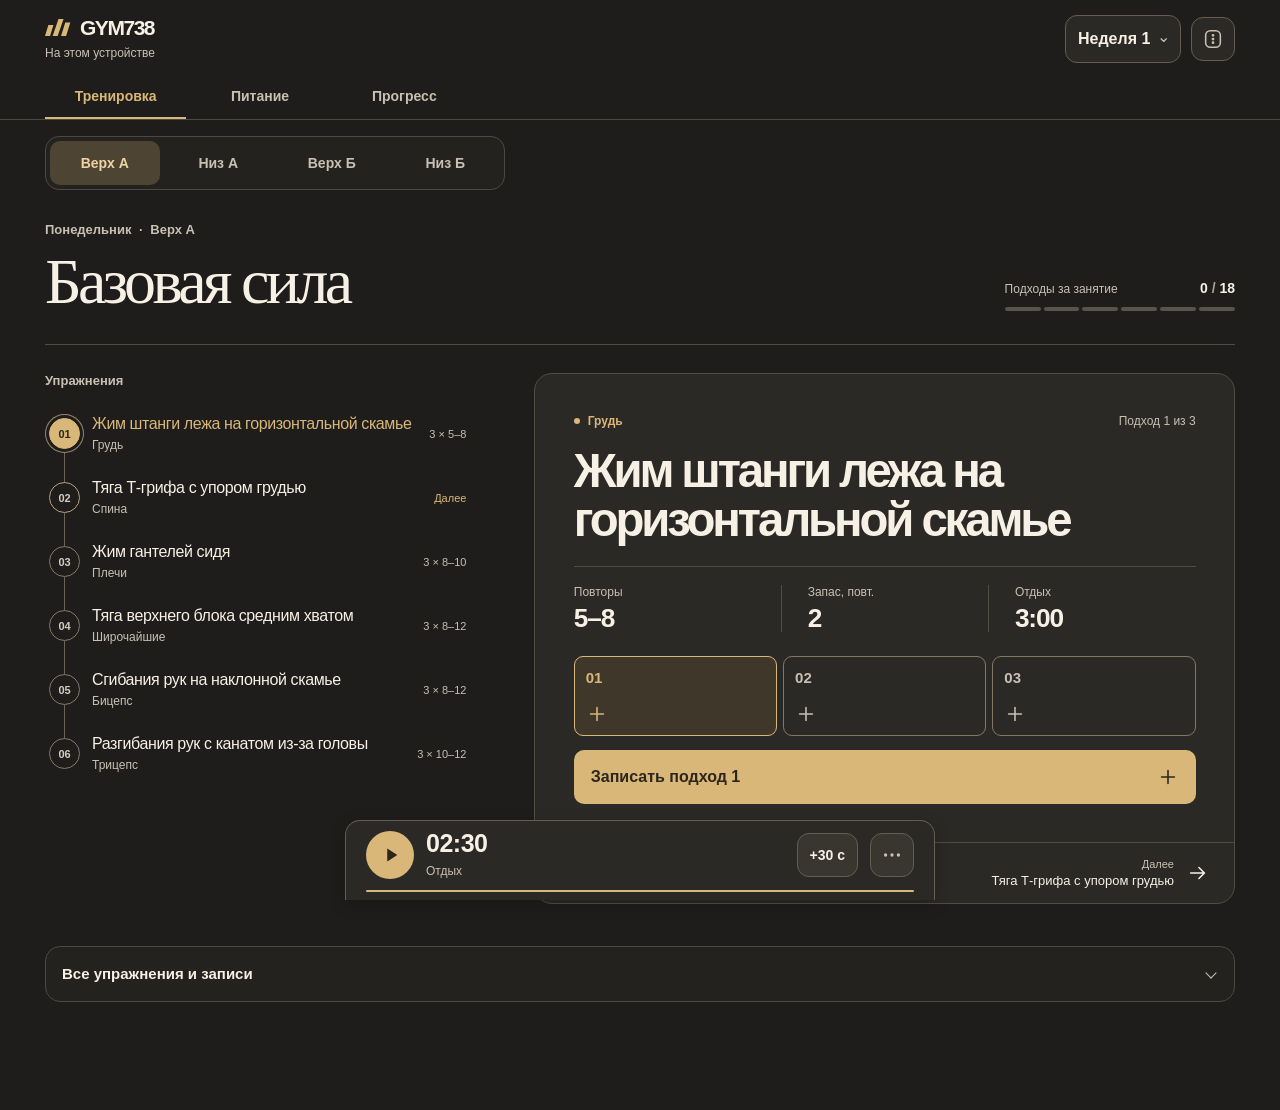
<file: index.html>
<!DOCTYPE html>
<html lang="ru">
<head>
  <meta charset="UTF-8" />
  <meta name="viewport" content="width=device-width, initial-scale=1, viewport-fit=cover" />
  <meta name="apple-mobile-web-app-capable" content="yes" />
  <meta name="apple-mobile-web-app-status-bar-style" content="black-translucent" />
  <meta name="apple-mobile-web-app-title" content="GYM738" />
  <meta name="theme-color" content="#1e1d1b" />
  <meta name="description" content="Твои тренировки, рабочие веса и прогресс. Простой дневник для зала." />
  <meta name="robots" content="noindex, nofollow" />
  <link rel="apple-touch-icon" href="apple-touch-icon.png" />
  <link rel="icon" type="image/png" href="apple-touch-icon.png" />
  <link rel="manifest" href="manifest.json" />
  <link rel="stylesheet" href="app.css?v=11" />
  <link rel="stylesheet" href="views.css" />
  <link rel="stylesheet" href="graphite.css?v=11" />
  <link rel="stylesheet" href="rhythm.css" />
  <title>GYM738 — Дневник тренировок</title>
  <script src="views.js?v=11" defer></script>
  <script src="rhythm.js?v=11" defer></script>
  <script src="rhythm-form.js?v=11" defer></script>
  <script src="app.js?v=12" defer></script>
</head>
<body>
  <header class="app-header" id="appHeader">
    <div class="shell">
      <div class="topline">
        <div class="brand">
          <h1 class="production-brand"><svg aria-hidden="true" viewBox="0 0 32 24" fill="currentColor"><path d="M0 22 4 9h6L6 22zm9 0L16 2h6l-7 20zm10 0 5-16h6l-5 16z"/></svg>GYM738</h1>
          <span id="saveStatusBadge" class="save-status" role="status">На этом устройстве</span>
        </div>
        <div class="week-picker">
          <label class="sr-only" for="weekSelect">Неделя тренировок</label>
          <select id="weekSelect" onchange="changeWeek(this.value)"></select>
        </div>
        <button type="button" class="icon-button" onclick="openDataModal()" aria-label="Сохранение и настройки">
          <svg viewBox="0 0 24 24" fill="none" stroke="currentColor" stroke-width="1.7" aria-hidden="true"><path d="M12 8v.01M12 12v.01M12 16v.01" stroke-linecap="round" stroke-width="3"/><rect x="4" y="3" width="16" height="18" rx="5"/></svg>
        </button>
      </div>
      <nav class="primary-nav" aria-label="Разделы приложения">
        <button type="button" id="nav-workout" onclick="selectTab(lastWorkoutTab)">Тренировка</button>
        <button type="button" id="nav-nutrition" onclick="selectTab('nutrition')">Питание</button>
        <button type="button" id="nav-stats" onclick="selectTab('stats')">Прогресс</button>
      </nav>
    </div>
  </header>

  <main class="shell" id="mainContainer"></main>

  <aside class="timer-dock" id="bottomTimerBar" aria-label="Таймер отдыха">
    <div class="shell">
      <div class="timer-main">
        <button type="button" class="timer-toggle" id="timerToggleBtn" onclick="toggleTimer()" aria-label="Запустить таймер">
          <svg id="timerPlayIcon" viewBox="0 0 24 24" fill="currentColor" aria-hidden="true"><path d="M9 5l11 7-11 7z"/></svg>
        </button>
        <div class="timer-readout">
          <time id="timerDisplay" aria-label="Осталось времени">02:30</time>
          <p id="timerStatusLabel">Отдых</p>
        </div>
        <button type="button" class="timer-add" onclick="adjustTimer(30)" aria-label="Добавить 30 секунд">+30 с</button>
        <button type="button" id="timerOptionsButton" class="icon-button" onclick="toggleTimerOptions()" aria-label="Выбрать время отдыха" aria-expanded="false" aria-controls="timerOptions">
          <svg viewBox="0 0 24 24" fill="currentColor" aria-hidden="true"><circle cx="5" cy="12" r="1.8"/><circle cx="12" cy="12" r="1.8"/><circle cx="19" cy="12" r="1.8"/></svg>
        </button>
      </div>
      <div id="timerOptions" class="timer-settings" hidden>
        <button type="button" onclick="chooseTimerPreset(90)" data-seconds="90">1:30</button>
        <button type="button" onclick="chooseTimerPreset(120)" data-seconds="120">2:00</button>
        <button type="button" onclick="chooseTimerPreset(150)" data-seconds="150">2:30</button>
        <button type="button" onclick="chooseTimerPreset(180)" data-seconds="180">3:00</button>
      </div>
      <div class="timer-progress" aria-hidden="true"><span id="timerProgressBar"></span></div>
    </div>
  </aside>

  <div id="kbDismissBar" class="keyboard-toolbar" hidden>
    <div class="shell"><button type="button" onpointerdown="dismissKeyboard(event)" onclick="dismissKeyboard(event)">Готово</button></div>
  </div>

  <dialog id="dataModal" aria-labelledby="dataModalTitle">
    <div class="dialog-heading">
      <h2 id="dataModalTitle">Твои данные</h2>
      <button type="button" class="icon-button" onclick="closeDataModal()" aria-label="Закрыть настройки">✕</button>
    </div>
    <p class="dialog-copy">Записи хранятся на этом устройстве и доступны офлайн. Сохраняй копию для переноса дневника или восстановления после очистки браузера.</p>
    <div class="dialog-actions">
      <button type="button" onclick="exportJSON()">Сохранить резервную копию</button>
      <button type="button" onclick="document.getElementById('importFile').click()">Восстановить из копии</button>
      <input type="file" id="importFile" accept=".json,application/json" onchange="importJSON(event)" hidden aria-label="Файл резервной копии" />
      <button type="button" onclick="exportCSV()">Экспортировать в Excel · CSV</button>
      <button type="button" onclick="forceAppUpdate()">Проверить обновление</button>
      <button type="button" class="danger" onclick="resetAllData()">Удалить все записи</button>
    </div>
  </dialog>
  <dialog id="rhythmSetDialog" aria-labelledby="rhythmSetTitle" aria-describedby="rhythmSetStep">
    <form id="rhythmSetForm" novalidate>
      <header><h2 id="rhythmSetTitle" tabindex="-1">Запись подхода</h2><button id="rhythmClose" type="button" aria-label="Закрыть">×</button></header>
      <p id="rhythmSetStep"></p>
      <p id="rhythmSetPlan"></p>
      <label id="rhythmVariantField">Вариант упражнения<select id="rhythmVariant"></select></label>
      <div class="rhythm-fields">
        <label>Вес, кг<input id="rhythmWeight" type="text" inputmode="decimal" enterkeyhint="next" autocomplete="off" placeholder="—"></label>
        <label>Повторы<input id="rhythmReps" type="text" inputmode="numeric" enterkeyhint="done" autocomplete="off" required></label>
      </div>
      <label>Повторов в запасе<select id="rhythmEffort">
        <option value="">Не отмечено</option><option value="0">0 · до отказа</option>
        <option value="1">1</option><option value="2">2</option><option value="3">3</option><option value="4+">4 и больше</option>
      </select></label>
      <details id="rhythmTechnique"><summary>Техника и моя заметка</summary>
        <ul class="technique"></ul><label>Заметка к упражнению на эту неделю<textarea id="rhythmNote" rows="2" placeholder="Например, высота сиденья"></textarea></label>
      </details>
      <p id="rhythmSetError" role="alert" hidden></p>
      <button id="rhythmPrevious" type="button" hidden></button>
      <button id="rhythmSubmit" type="submit">Записать подход</button>
      <button id="rhythmUndo" type="button" hidden>Снять отметку о выполнении</button>
    </form>
  </dialog>
</body>
</html>
</file>
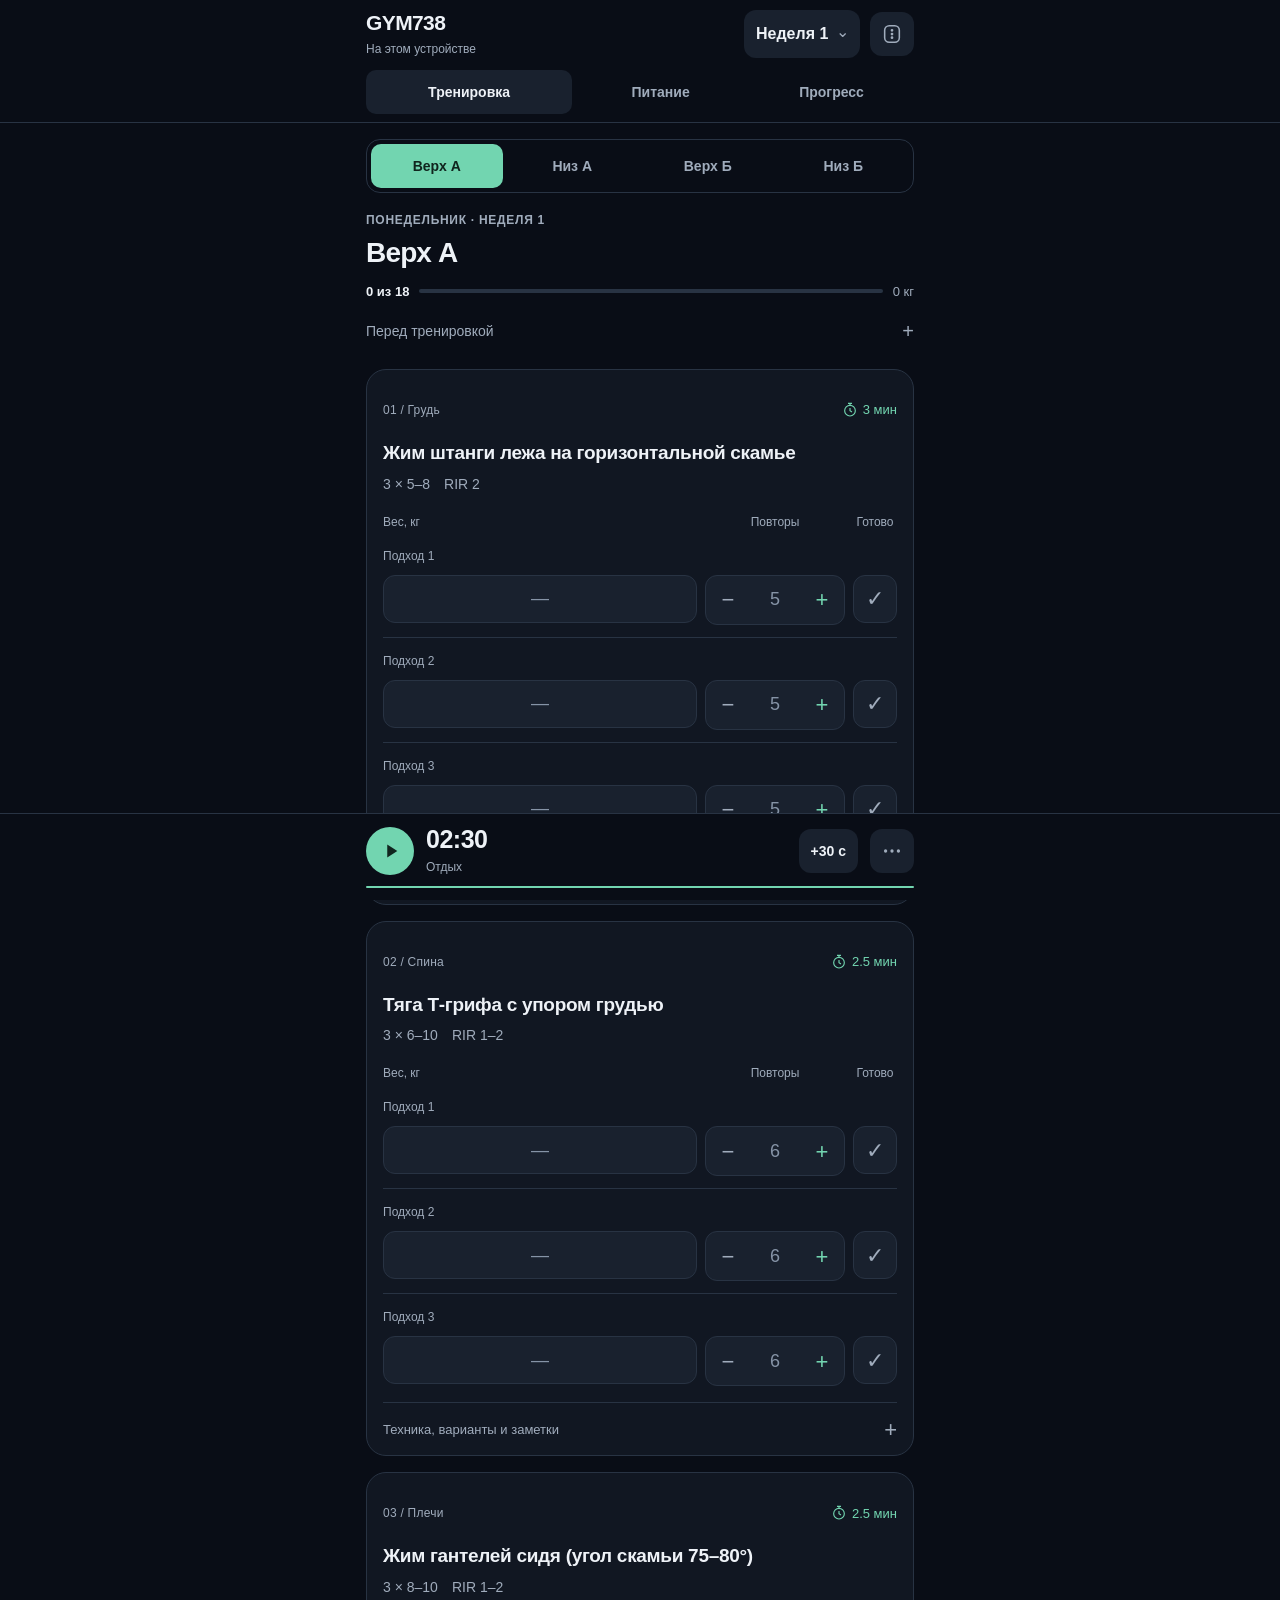
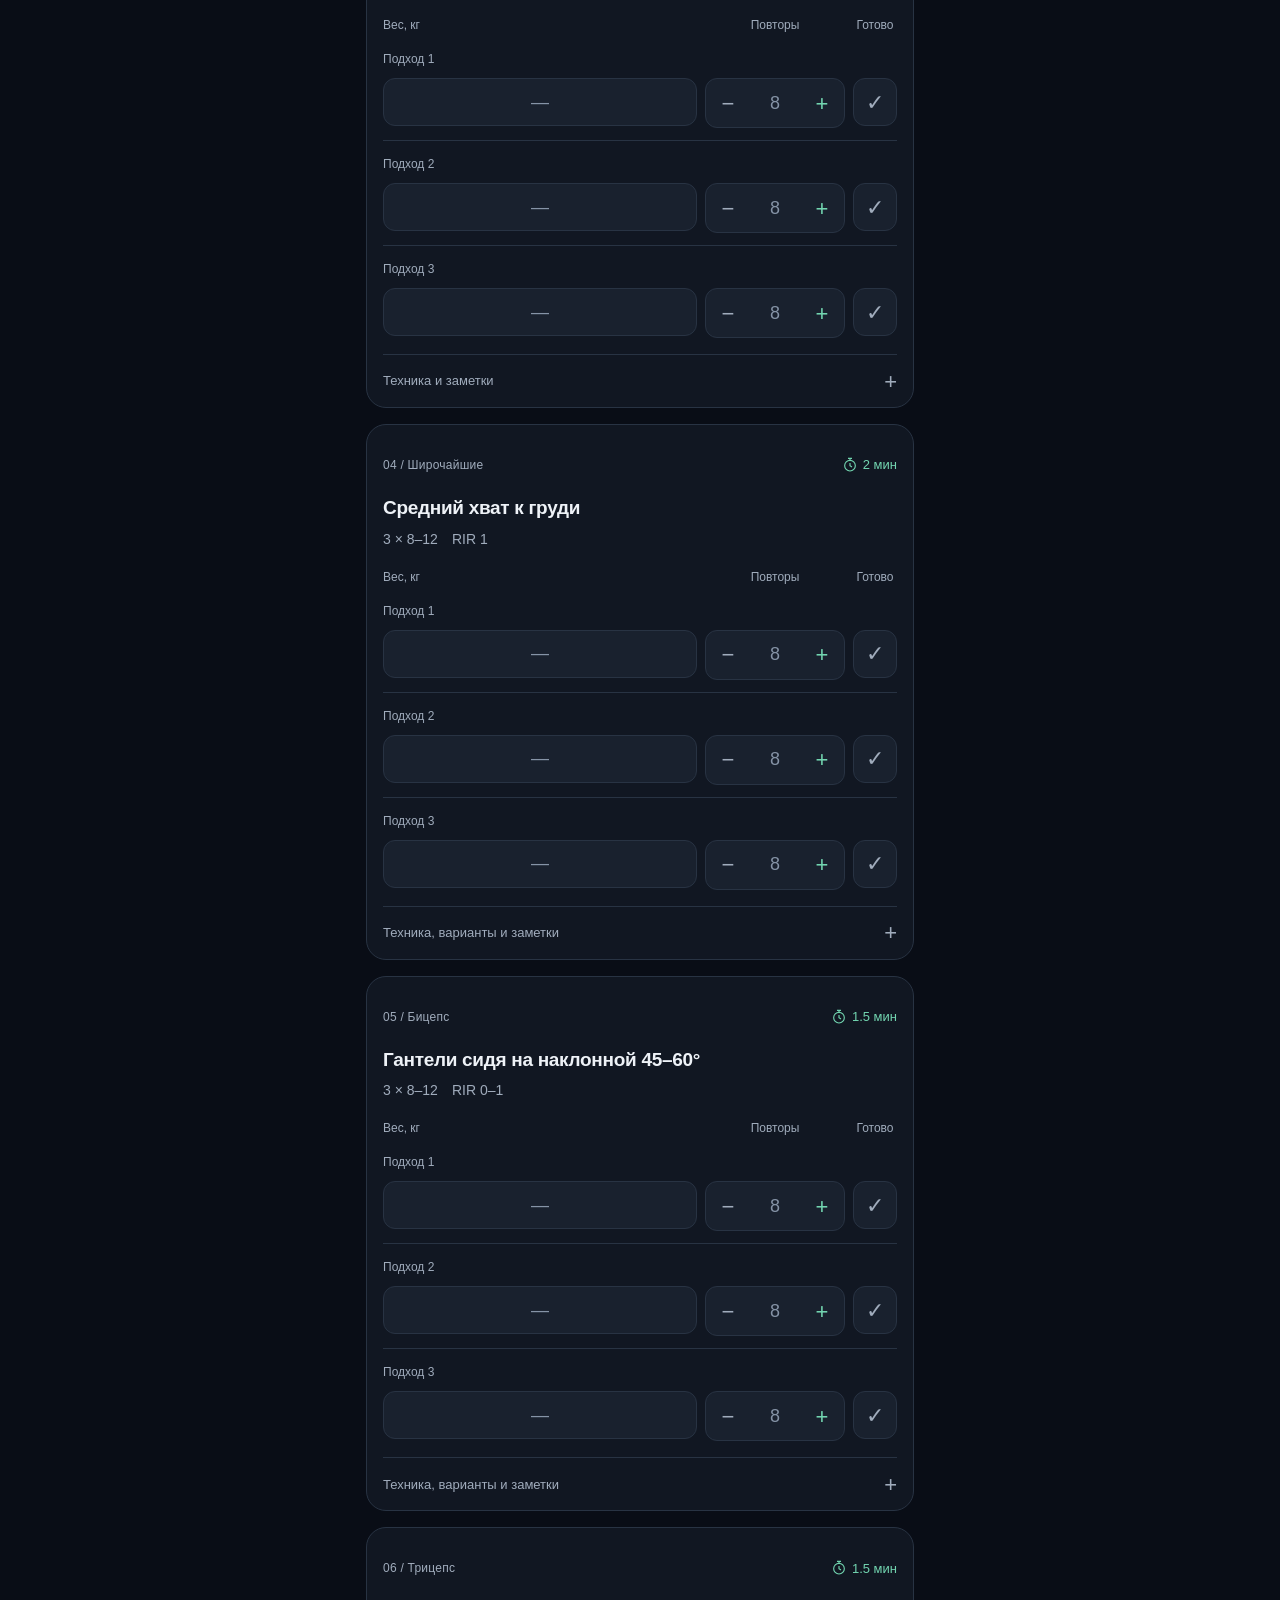
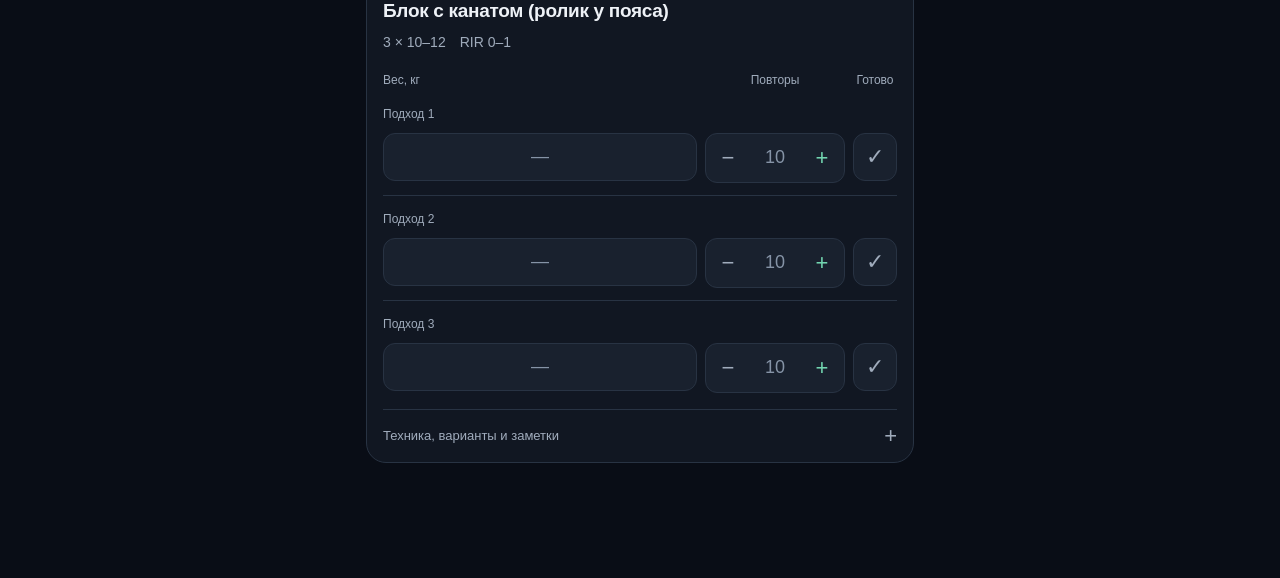
<file: friend/index.html>
<!DOCTYPE html>
<html lang="ru">
<head>
  <meta charset="UTF-8" />
  <meta name="viewport" content="width=device-width, initial-scale=1, viewport-fit=cover" />
  <meta name="apple-mobile-web-app-capable" content="yes" />
  <meta name="apple-mobile-web-app-status-bar-style" content="black-translucent" />
  <meta name="apple-mobile-web-app-title" content="GYM738 Друг" />
  <meta name="theme-color" content="#090d16" />
  <meta name="description" content="Твои тренировки, рабочие веса и прогресс. Простой дневник для зала." />
  <meta name="robots" content="noindex, nofollow" />
  <link rel="apple-touch-icon" href="apple-touch-icon.png" />
  <link rel="icon" type="image/png" href="apple-touch-icon.png" />
  <link rel="manifest" href="manifest.json" />
  <link rel="stylesheet" href="app.css" />
  <link rel="stylesheet" href="views.css" />
  <title>GYM738 — Дневник друга</title>
  <script src="views.js" defer></script>
  <script src="app.js" defer></script>
</head>
<body>
  <header class="app-header" id="appHeader">
    <div class="shell">
      <div class="topline">
        <div class="brand">
          <h1>GYM738</h1>
          <span id="saveStatusBadge" class="save-status" role="status">На этом устройстве</span>
        </div>
        <div class="week-picker">
          <label class="sr-only" for="weekSelect">Неделя тренировок</label>
          <select id="weekSelect" onchange="changeWeek(this.value)"></select>
        </div>
        <button type="button" class="icon-button" onclick="openDataModal()" aria-label="Сохранение и настройки">
          <svg viewBox="0 0 24 24" fill="none" stroke="currentColor" stroke-width="1.7" aria-hidden="true"><path d="M12 8v.01M12 12v.01M12 16v.01" stroke-linecap="round" stroke-width="3"/><rect x="4" y="3" width="16" height="18" rx="5"/></svg>
        </button>
      </div>
      <nav class="primary-nav" aria-label="Разделы приложения">
        <button type="button" id="nav-workout" onclick="selectTab(lastWorkoutTab)">Тренировка</button>
        <button type="button" id="nav-nutrition" onclick="selectTab('nutrition')">Питание</button>
        <button type="button" id="nav-stats" onclick="selectTab('stats')">Прогресс</button>
      </nav>
    </div>
  </header>

  <main class="shell" id="mainContainer"></main>

  <aside class="timer-dock" id="bottomTimerBar" aria-label="Таймер отдыха">
    <div class="shell">
      <div class="timer-main">
        <button type="button" class="timer-toggle" id="timerToggleBtn" onclick="toggleTimer()" aria-label="Запустить таймер">
          <svg id="timerPlayIcon" viewBox="0 0 24 24" fill="currentColor" aria-hidden="true"><path d="M9 5l11 7-11 7z"/></svg>
        </button>
        <div class="timer-readout">
          <time id="timerDisplay" aria-label="Осталось времени">02:30</time>
          <p id="timerStatusLabel">Отдых</p>
        </div>
        <button type="button" class="timer-add" onclick="adjustTimer(30)" aria-label="Добавить 30 секунд">+30 с</button>
        <button type="button" id="timerOptionsButton" class="icon-button" onclick="toggleTimerOptions()" aria-label="Выбрать время отдыха" aria-expanded="false" aria-controls="timerOptions">
          <svg viewBox="0 0 24 24" fill="currentColor" aria-hidden="true"><circle cx="5" cy="12" r="1.8"/><circle cx="12" cy="12" r="1.8"/><circle cx="19" cy="12" r="1.8"/></svg>
        </button>
      </div>
      <div id="timerOptions" class="timer-settings" hidden>
        <button type="button" onclick="chooseTimerPreset(90)" data-seconds="90">1:30</button>
        <button type="button" onclick="chooseTimerPreset(120)" data-seconds="120">2:00</button>
        <button type="button" onclick="chooseTimerPreset(150)" data-seconds="150">2:30</button>
        <button type="button" onclick="chooseTimerPreset(180)" data-seconds="180">3:00</button>
      </div>
      <div class="timer-progress" aria-hidden="true"><span id="timerProgressBar"></span></div>
    </div>
  </aside>

  <div id="kbDismissBar" class="keyboard-toolbar" hidden>
    <div class="shell"><button type="button" onpointerdown="dismissKeyboard(event)" onclick="dismissKeyboard(event)">Готово</button></div>
  </div>

  <dialog id="dataModal" aria-labelledby="dataModalTitle">
    <div class="dialog-heading">
      <h2 id="dataModalTitle">Твои данные</h2>
      <button type="button" class="icon-button" onclick="closeDataModal()" aria-label="Закрыть настройки">✕</button>
    </div>
    <p class="dialog-copy">Записи хранятся на этом устройстве и доступны офлайн. Сохраняй копию для переноса дневника или восстановления после очистки браузера.</p>
    <div class="dialog-actions">
      <button type="button" onclick="exportJSON()">Сохранить резервную копию</button>
      <button type="button" onclick="document.getElementById('importFile').click()">Восстановить из копии</button>
      <input type="file" id="importFile" accept=".json,application/json" onchange="importJSON(event)" hidden aria-label="Файл резервной копии" />
      <button type="button" onclick="exportCSV()">Экспортировать в Excel · CSV</button>
      <button type="button" onclick="forceAppUpdate()">Проверить обновление</button>
      <button type="button" class="danger" onclick="resetAllData()">Удалить все записи</button>
    </div>
  </dialog>
</body>
</html>
</file>
<file: app.css>
:root {
  color-scheme: dark;
  --bg: #090d16;
  --surface: #111722;
  --field: #19212e;
  --line: #283343;
  --text: #eef2f7;
  --muted: #a0acbc;
  --accent: #72d5b0;
  --safe-top: env(safe-area-inset-top, 0px);
  --safe-bottom: env(safe-area-inset-bottom, 0px);
  --safe-left: env(safe-area-inset-left, 0px);
  --safe-right: env(safe-area-inset-right, 0px);
  --dock-height: 90px;
  --header-height: 120px;
}
* { box-sizing: border-box; -webkit-tap-highlight-color: transparent; }
html { background: var(--bg); scroll-padding-top: calc(var(--header-height) + 16px); -webkit-text-size-adjust: 100%; }
body { margin: 0; color: var(--text); background: var(--bg); font: 16px/1.5 -apple-system, BlinkMacSystemFont, "Segoe UI", sans-serif; min-height: 100vh; min-height: 100dvh; padding-bottom: calc(var(--dock-height) + 28px); }
button, input, select, textarea { font: inherit; color: inherit; }
button, summary, select, label[for] { -webkit-tap-highlight-color: transparent; touch-action: manipulation; }
button { cursor: pointer; border: 0; background: none; min-height: 44px; }
button:disabled { cursor: default; opacity: .45; }
button:active:not(:disabled) { opacity: .7; }
input, select, textarea { min-width: 0; font-size: 16px; border: 1px solid var(--line); background: var(--field); border-radius: 12px; min-height: 48px; }
input, textarea { width: 100%; padding: 10px 12px; }
input::placeholder, textarea::placeholder { color: #8593a6; opacity: 1; }
input, select { -webkit-appearance: none; appearance: none; }
textarea { resize: vertical; line-height: 1.5; }
button:focus-visible, summary:focus-visible, input:focus-visible, select:focus-visible, textarea:focus-visible, a:focus-visible { outline: 2px solid var(--accent); outline-offset: 3px; }
h1, h2, h3, p { margin: 0; }
a { color: var(--accent); }
svg { width: 22px; height: 22px; display: block; flex-shrink: 0; }
[hidden], .hidden { display: none !important; }
.shell { width: 100%; max-width: 580px; margin-inline: auto; padding-left: max(16px, var(--safe-left)); padding-right: max(16px, var(--safe-right)); }
.app-header { position: sticky; top: 0; z-index: 20; padding-top: calc(var(--safe-top) + 10px); background: var(--bg); border-bottom: 1px solid var(--line); }
.topline { display: flex; align-items: center; gap: 10px; padding-bottom: 12px; }
.brand { flex: 1; min-width: 0; }
.brand h1 { font-size: 21px; line-height: 1.2; font-weight: 720; letter-spacing: -.6px; }
.save-status { color: var(--muted); font-size: 12px; display: block; margin-top: 4px; }
.save-status[data-error="true"] { color: #ffb2ab; }
.week-picker { position: relative; flex: 0 0 116px; }
.week-picker select { width: 100%; padding: 9px 26px 9px 12px; font-size: 16px; font-weight: 600; border: 0; }
.week-picker::after { content: '⌄'; pointer-events: none; position: absolute; right: 11px; top: 10px; color: var(--muted); }
.icon-button { display: grid; place-items: center; width: 44px; flex: 0 0 44px; border-radius: 12px; background: var(--field); color: var(--muted); }
.primary-nav { display: grid; grid-template-columns: 1.25fr 1fr 1fr; gap: 6px; padding-bottom: 8px; }
.primary-nav button { color: var(--muted); font-size: 14px; font-weight: 600; border-radius: 10px; }
.primary-nav button[aria-current="page"] { color: var(--text); background: var(--field); }
main { padding-top: 16px; }
.day-switcher { display: grid; grid-template-columns: repeat(4, minmax(0,1fr)); gap: 4px; padding: 4px; border: 1px solid var(--line); border-radius: 14px; margin-bottom: 18px; }
.day-switcher button { border-radius: 10px; font-size: 14px; font-weight: 600; color: var(--muted); padding-inline: 4px; }
.day-switcher button[aria-pressed="true"] { color: #10251e; background: var(--accent); }
.day-summary { margin-bottom: 16px; }
.eyebrow { color: var(--muted); font-size: 12px; font-weight: 600; letter-spacing: .06em; text-transform: uppercase; }
.day-summary h2 { font-size: 28px; line-height: 1.2; font-weight: 700; letter-spacing: -.8px; margin: 7px 0 9px; }
.day-subtitle { color: var(--muted); font-size: 14px; max-width: 40ch; }
.day-progress { display: flex; align-items: center; gap: 10px; color: var(--muted); font-size: 13px; margin-top: 12px; }
.day-progress strong { color: var(--text); font-weight: 600; white-space: nowrap; }
.progress-track { height: 4px; flex: 1; background: var(--line); border-radius: 3px; overflow: hidden; }
.progress-track span { display: block; height: 100%; background: var(--accent); border-radius: inherit; }
.warmup { font-size: 14px; color: var(--muted); margin-top: 8px; }
.warmup summary { min-height: 44px; display: flex; align-items: center; cursor: pointer; }
.warmup summary::after { content:'+'; margin-left: auto; font-size: 20px; }
.warmup[open] summary::after { content:'−'; }
.warmup p { padding-bottom: 10px; }
summary { list-style: none; }
summary::-webkit-details-marker { display: none; }
.exercise-list { display: grid; gap: 16px; }
.exercise-card { background: var(--surface); border: 1px solid var(--line); border-radius: 20px; padding: 18px 16px 0; min-width: 0; scroll-margin-top: calc(var(--header-height) + 12px); }
.exercise-card.is-complete { border-color: #375b50; }
.exercise-topline { display:flex; align-items: center; justify-content: space-between; gap: 12px; }
.exercise-index { color: var(--muted); font-size: 12px; letter-spacing: .02em; }
.exercise-card h3 { font-size: 19px; font-weight: 650; line-height: 1.35; letter-spacing: -.3px; margin: 8px 0; overflow-wrap: anywhere; }
.exercise-meta { color: var(--muted); font-size: 14px; display: flex; flex-wrap: wrap; column-gap: 14px; row-gap: 4px; }
.rest-button { min-height:44px; color:var(--accent); font-size:13px; padding: 0 0 0 12px; display:flex; align-items:center; gap:5px; }
.rest-button svg { width:16px; height:16px; }
.progression { color: var(--accent); font-size: 14px; line-height: 1.5; margin-top: 12px; padding: 10px 0 0; border-top: 1px solid var(--line); }
.progression[data-type="start"] { display:none; }
.set-list { margin-top: 18px; }
.set-head, .set-controls { display: grid; grid-template-columns: minmax(0,1fr) 140px 44px; gap: 8px; }
.set-head { color:var(--muted); font-size:12px; margin-bottom: 2px; }
.set-head > :nth-child(2) { text-align:center; }
.set-head > :last-child { text-align:center; }
.set-row { padding: 10px 0 12px; border-bottom:1px solid var(--line); }
.set-row:last-child { border-bottom: 0; }
.set-caption { display:flex; justify-content:space-between; align-items:center; min-height: 26px; gap:8px; margin-bottom:6px; font-size:12px; color:var(--muted); }
.previous-set { color:var(--muted); font-size:12px; padding: 0 8px; margin: -8px -8px -8px 0; min-height:44px; text-align:right; }
.set-controls input { height:48px; padding:8px 4px; font-size:18px; text-align:center; font-variant-numeric:tabular-nums; }
.rep-stepper { display:grid; grid-template-columns:44px minmax(0,1fr) 44px; border:1px solid var(--line); border-radius:12px; background:var(--field); }
.rep-stepper input { width:100%; border:0; border-radius:0; background:transparent; padding:8px 0; }
.rep-stepper button { min-width:44px; padding:0; color:var(--muted); font-size:22px; }
.rep-stepper button:last-child { color:var(--accent); }
.done-button { height:48px; border:1px solid var(--line); background:var(--field); border-radius:12px; color:var(--muted); font-size:22px; }
.done-button[aria-pressed="true"] { background:var(--accent); border-color:var(--accent); color:#10251e; }
.set-done .set-caption > span { color:var(--accent); }
.exercise-details { border-top:1px solid var(--line); margin-top: 4px; }
.exercise-details > summary { display:flex; align-items:center; justify-content:space-between; gap:12px; min-height:52px; cursor:pointer; font-size:13px; color:var(--muted); }
.exercise-details > summary::after { content:'+'; font-size:22px; }
.exercise-details[open] > summary::after { content:'−'; }
.exercise-detail-content { padding-bottom:18px; display:grid; gap:16px; }
.exercise-detail-content p { color:var(--muted); font-size:15px; line-height:1.65; }
.technique { margin:0; padding-left:20px; color:var(--muted); font-size:15px; line-height:1.55; }
.technique li + li { margin-top:8px; }
.field-label { display:block; color:var(--muted); font-size:13px; margin-bottom:8px; }
.exercise-detail-content select { width:100%; padding:12px; text-overflow:ellipsis; }
.variant-options { display:grid; gap:8px; }
.variant-options button { padding:12px; border:1px solid var(--line); border-radius:12px; text-align:left; font-size:14px; line-height:1.5; color:var(--muted); overflow-wrap:anywhere; }
.variant-options button[aria-pressed="true"] { color:var(--text); border-color:#578d7b; }
.timer-dock { position:fixed; z-index:30; bottom:0; left:0; right:0; padding-top:12px; padding-bottom:calc(var(--safe-bottom) + 12px); background:var(--bg); border-top:1px solid var(--line); }
.timer-main { display:flex; align-items:center; gap:12px; }
.timer-toggle { width:48px; height:48px; flex:0 0 48px; border-radius:50%; background:var(--accent); color:#10251e; display:grid; place-items:center; }
.timer-readout { flex:1; min-width:0; }
.timer-readout time { font-size:25px; font-weight:650; line-height:1.1; font-variant-numeric:tabular-nums; letter-spacing:-.5px; }
.timer-readout p { font-size:12px; color:var(--muted); margin-top:3px; }
.timer-add { padding:0 12px; background:var(--field); border-radius:12px; font-size:14px; font-weight:600; white-space:nowrap; }
.timer-settings { display:grid; grid-template-columns:repeat(4,minmax(0,1fr)); gap:8px; margin-top:12px; }
.timer-settings button { border:1px solid var(--line); border-radius:10px; font-variant-numeric:tabular-nums; font-size:14px; }
.timer-settings button[aria-pressed="true"] { border-color:var(--accent); color:var(--accent); }
.timer-progress { margin-top:10px; height:2px; background:var(--line); border-radius:2px; overflow:hidden; }
.timer-progress span { display:block; height:100%; width:100%; background:var(--accent); }
.timer-dock.is-finished { border-top-color:var(--accent); }
.keyboard-toolbar { position:fixed; left:0; right:0; bottom:var(--keyboard-inset,0px); z-index:60; background:var(--surface); border-top:1px solid var(--line); }
.keyboard-toolbar .shell { display:flex; justify-content:flex-end; }
.keyboard-toolbar button { color:var(--accent); padding:0 14px; font-weight:600; }
body.keyboard-open .timer-dock { visibility:hidden; pointer-events:none; }
body.keyboard-open .app-header { position:relative; }
body.keyboard-open input, body.keyboard-open textarea { scroll-margin-bottom:100px; }
dialog { width:min(100% - 24px, 480px); padding:24px; background:var(--surface); color:var(--text); border:1px solid var(--line); border-radius:24px; max-height:calc(100vh - var(--safe-top) - var(--safe-bottom) - 32px); max-height:calc(100dvh - var(--safe-top) - var(--safe-bottom) - 32px); overflow-y:auto; overscroll-behavior:contain; }
dialog::backdrop { background:rgb(0 0 0 / .65); }
.dialog-heading { display:flex; justify-content:space-between; align-items:center; gap:10px; margin-bottom:16px; }
.dialog-heading h2 { font-size:21px; letter-spacing:-.4px; }
.dialog-copy { color:var(--muted); font-size:15px; line-height:1.65; margin-bottom:22px; }
.dialog-actions { display:grid; gap:10px; }
.dialog-actions button, .file-button { display:block; padding:14px 16px; text-align:left; background:var(--field); border:1px solid var(--line); border-radius:12px; cursor:pointer; font-size:15px; }
.dialog-actions button:first-child { color:var(--accent); }
.dialog-actions .danger { color:#ffb2ab; margin-top:12px; background:transparent; }
.sr-only { position:absolute; width:1px; height:1px; padding:0; margin:-1px; overflow:hidden; clip:rect(0,0,0,0); white-space:nowrap; border:0; }
body.modal-open { overflow:hidden; }
@media(max-width:359px) {
  .shell { padding-left:max(12px,var(--safe-left)); padding-right:max(12px,var(--safe-right)); }
  .topline { gap:8px; }
  .week-picker { flex-basis:108px; }
  .brand h1 { font-size:19px; }
  .exercise-card { padding:14px 12px 0; border-radius:16px; }
  .set-head, .set-controls { grid-template-columns:minmax(0,1fr) 132px 44px; gap:6px; }
  .timer-main { gap:8px; }
  .timer-add { padding-inline:10px; }
}
@media(max-height:500px) and (orientation:landscape) {
  .app-header { position:relative; }
  .timer-dock { padding-top:6px; padding-bottom:calc(var(--safe-bottom) + 6px); }
  .timer-progress { margin-top:5px; }
}
@media(prefers-reduced-motion:no-preference) {
  button { transition:background .15s, opacity .15s; }
  .progress-track span { transition:width .2s; }
}
</file>
<file: views.css>
.view-page {
  --view-surface: #111722;
  --view-accent: #72d5b0;
  --view-text: #eef2f7;
  --view-muted: #a0acbc;
  --view-border: #26303e;
  color: var(--view-text);
  display: grid;
  gap: 20px;
  min-width: 0;
  padding-bottom: 12px;
}
.view-page *, .view-page *::before, .view-page *::after { box-sizing: border-box; }
.view-page h2, .view-page h3, .view-page h4, .view-page p, .view-page dl, .view-page dd { margin: 0; }
.view-page button, .view-page input { font: inherit; }
.view-page button { cursor: pointer; -webkit-tap-highlight-color: transparent; }
.view-page button:focus-visible, .view-page input:focus-visible {
  outline: 2px solid var(--view-accent);
  outline-offset: 3px;
}
.view-page-heading { display: grid; gap: 7px; padding: 4px 2px 0; }
.view-page .view-eyebrow { color: var(--view-muted); font-size: 13px; font-weight: 500; }
.view-page .view-title { font-size: 28px; line-height: 1.15; font-weight: 650; letter-spacing: -0.8px; }
.view-page .view-description { color: var(--view-muted); font-size: 14px; line-height: 1.5; }
.view-surface { padding: 16px; border: 1px solid var(--view-border); border-radius: 18px; background: var(--view-surface); min-width: 0; }
.view-page .view-section-title { font-size: 16px; line-height: 1.4; font-weight: 600; }
.view-section-heading { display: flex; flex-wrap: wrap; align-items: baseline; justify-content: space-between; gap: 6px 12px; }
.view-page .view-caption { color: var(--view-muted); font-size: 13px; line-height: 1.5; }
.view-checklist { margin-top: 8px; }
.view-check {
  display: flex;
  align-items: center;
  justify-content: space-between;
  gap: 16px;
  min-width: 0;
  width: 100%;
  min-height: 64px;
  padding: 13px 0;
  border: 0;
  border-bottom: 1px solid var(--view-border);
  border-radius: 0;
  background: transparent;
  color: var(--view-text);
  text-align: left;
}
.view-check:last-child { border-bottom: 0; }
.view-check-copy { min-width: 0; display: grid; gap: 4px; }
.view-check-title { font-size: 16px; line-height: 1.4; font-weight: 550; }
.view-check-detail { color: var(--view-muted); font-size: 13px; line-height: 1.4; overflow-wrap: anywhere; }
.view-check-mark { width: 24px; height: 24px; flex: 0 0 24px; display: grid; place-items: center; border: 1px solid #566274; border-radius: 8px; color: transparent; }
.view-check-mark svg { display: block; width: 20px; height: 20px; }
.view-check[aria-pressed="true"] .view-check-mark { background: var(--view-accent); border-color: var(--view-accent); color: #090d16; }
.view-check:active { opacity: .72; }
.view-targets { margin-top: 12px; padding-top: 16px; border-top: 1px solid var(--view-border); }
.view-page .view-macros { display: grid; grid-template-columns: repeat(3, minmax(0, 1fr)); gap: 8px; margin-top: 10px; }
.view-macros div { min-width: 0; }
.view-macros dt { color: var(--view-muted); font-size: 12px; line-height: 1.5; }
.view-macros dd { color: var(--view-text); font-size: 14px; font-weight: 550; line-height: 1.6; font-variant-numeric: tabular-nums; }
.view-weight-summary { margin: 20px 0 8px; }
.view-page .view-weight-metric { display: flex; align-items: baseline; gap: 8px; margin: 4px 0; font-size: 36px; line-height: 1.2; letter-spacing: -1px; font-weight: 550; font-variant-numeric: tabular-nums; }
.view-weight-unit { color: var(--view-muted); font-size: 16px; letter-spacing: 0; font-weight: 400; }
.view-page .view-trend { margin-top: 14px; font-size: 13px; line-height: 1.6; overflow-wrap: anywhere; }
.view-trend--neutral { color: var(--view-muted); }
.view-trend--positive { color: var(--view-accent); }
.view-trend--attention { color: #d6be8a; }
.view-weight-list { margin-top: 16px; }
.view-weight-row { display: grid; grid-template-columns: minmax(0, 1fr) 110px; align-items: center; gap: 12px; min-height: 62px; padding: 8px 0; border-top: 1px solid var(--view-border); font-size: 14px; line-height: 1.4; }
.view-weight-row > span:first-child { overflow-wrap: anywhere; }
.view-weight-field { display: flex; align-items: center; gap: 8px; color: var(--view-muted); font-size: 13px; }
.view-weight-field input { width: 82px; min-width: 0; min-height: 44px; padding: 10px 8px; border: 1px solid #3a4658; border-radius: 10px; background: #090d16; color: var(--view-text); font-size: 16px; font-weight: 500; text-align: center; font-variant-numeric: tabular-nums; appearance: none; }
.view-weight-field input::placeholder { color: #7c899b; opacity: 1; }
.view-period { display: grid; grid-template-columns: repeat(2, minmax(0, 1fr)); gap: 4px; margin-top: 12px; padding: 4px; border: 1px solid var(--view-border); border-radius: 13px; background: var(--view-surface); }
.view-period button { min-width: 0; min-height: 44px; border: 0; border-radius: 9px; background: transparent; color: var(--view-muted); font-size: 14px; line-height: 1.4; font-weight: 550; padding: 10px 6px; }
.view-period button[aria-pressed="true"] { color: var(--view-accent); background: #1c302e; }
.view-stat-group { display: grid; gap: 10px; min-width: 0; }
.view-page .view-group-title { padding: 6px 2px 2px; color: var(--view-muted); font-size: 14px; line-height: 1.5; font-weight: 550; }
.view-page .view-exercise-name { font-size: 16px; line-height: 1.45; font-weight: 550; overflow-wrap: anywhere; }
.view-page .view-week-grid { display: grid; grid-template-columns: repeat(4, minmax(0, 1fr)); gap: 6px; margin-top: 16px; }
.view-week-cell { min-width: 0; padding: 9px 6px; border: 1px solid transparent; border-radius: 10px; background: #0b111b; font-variant-numeric: tabular-nums; }
.view-week-cell dt { display: flex; align-items: center; gap: 4px; color: var(--view-muted); font-size: 12px; line-height: 1.4; }
.view-week-cell dd { display: flex; flex-direction: column; align-items: flex-start; min-height: 43px; padding-top: 5px; }
.view-week-weight { color: var(--view-text); font-size: 16px; line-height: 1.4; font-weight: 550; overflow-wrap: anywhere; max-width: 100%; }
.view-week-reps { color: var(--view-muted); font-size: 12px; line-height: 1.4; overflow-wrap: anywhere; max-width: 100%; }
.view-week-cell--empty .view-week-weight { color: #677487; }
.view-week-cell--current { border-color: #477f6f; }
.view-current-dot { width: 4px; height: 4px; flex: 0 0 4px; border-radius: 50%; background: var(--view-accent); }
@media (max-width: 350px) {
  .view-surface { padding: 14px; }
  .view-page .view-title { font-size: 26px; }
  .view-page .view-week-grid { gap: 5px; }
  .view-week-cell { padding: 8px 5px; }
}
</file>
<file: graphite.css>
/* The same graphite and brass tokens power the app shell and the workout route. */
:root {
  --bg: #1e1d1b;
  --surface: #2b2925;
  --field: #39362f;
  --line: #4d4942;
  --text: #f6f0e5;
  --muted: #c8c0b3;
  --accent: #d8b779;
  --onaccent: #2c261b;
  --edge: #645e52;
  --well: #24221f;
  --base: var(--bg);
  --paper: var(--surface);
  --light: var(--field);
  --ink: var(--text);
  --sub: var(--muted);
  --shell-wide: 1190px;
}
body {
  font-family: -apple-system, BlinkMacSystemFont, "Helvetica Neue", Arial, sans-serif;
}
::selection { background: var(--accent); color: var(--onaccent); }
input::placeholder, textarea::placeholder { color: #aaa296; }
.app-header { background: var(--bg); }
.brand .production-brand { display:flex; align-items:center; gap:8px; line-height:1.15; letter-spacing:-.07em; }
.production-brand svg { width:27px; height:23px; flex:none; color:var(--accent); }
.save-status[data-error="true"], .dialog-actions .danger { color:#e7b995; }
.week-picker select, .icon-button, .timer-add { background:var(--surface); border:1px solid var(--edge); }
.primary-nav { grid-template-columns:repeat(3,minmax(0,1fr)); padding-bottom:0; gap:3px; }
.primary-nav button { border-radius:0; border-bottom:2px solid transparent; }
.primary-nav button[aria-current="page"] { color:var(--accent); background:transparent; border-bottom-color:var(--accent); }
.day-switcher { background:var(--well); border-color:var(--line); }
.day-switcher button[aria-pressed="true"] { background:#4e4433; color:#eed3a3; }
.icon-button:hover,.timer-add:hover { border-color:#8a7f6a; }
.timer-dock { background:var(--bg); }
.timer-toggle,.done-button[aria-pressed="true"] { color:var(--onaccent); }
.variant-options button[aria-pressed="true"], .exercise-card.is-complete { border-color:#887654; }
.dialog-actions .danger { border-color:#79634f; }
dialog::backdrop { background:#100e0bcc; }

#mainContainer .view-page {
  --view-surface:var(--surface);
  --view-accent:var(--accent);
  --view-text:var(--text);
  --view-muted:var(--muted);
  --view-border:var(--line);
}
.view-page .view-title { font-family:Georgia,"Times New Roman",serif; font-size:clamp(34px,5vw,58px); font-weight:500; line-height:1.05; letter-spacing:-.055em; }
.view-check-mark { border-color:var(--edge); }
.view-check[aria-pressed="true"] .view-check-mark { color:var(--onaccent); }
.view-period button[aria-pressed="true"] { color:var(--accent); background:#463d2f; }
.view-week-cell,.view-weight-field input { background:var(--well); }
.view-week-cell--current { border-color:#9b825e; }
.view-week-cell--empty .view-week-weight, .view-weight-field input::placeholder { color:#aaa296; }
.view-weight-field input { border-color:var(--edge); }
.view-trend--attention { color:#e0c69c; }

#rhythmRoot { min-width:0; }
#fullWorkoutLog { margin:14px 0 0; border:1px solid var(--line); border-radius:15px; background:var(--well); }
#fullWorkoutLog > summary {
  display:flex; align-items:center; justify-content:space-between; min-height:54px; padding:12px 16px;
  cursor:pointer; color:var(--text); font-size:15px; font-weight:560;
}
#fullWorkoutLog > summary::after, #rhythmTechnique > summary::after {
  content:""; width:7px; height:7px; flex:none; border:solid var(--muted); border-width:0 1.5px 1.5px 0;
  transform:rotate(45deg); margin:0 3px 3px 12px;
}
:is(#fullWorkoutLog,#rhythmTechnique)[open] > summary::after { transform:rotate(225deg); margin-top:6px; }
#fullWorkoutLog[open] { padding:0 10px 10px; }
#fullWorkoutLog[open] > summary { margin:0 -10px 10px; border-bottom:1px solid var(--line); }
#fullWorkoutLog .exercise-list { gap:10px; }
#fullWorkoutLog .exercise-card { border-radius:13px; }
@media(min-width:761px) {
  #appHeader > .shell,#mainContainer.shell { width:100%; max-width:calc(var(--shell-wide) + 60px); padding-inline:max(30px,var(--safe-left)) max(30px,var(--safe-right)); }
  #appHeader { padding-top:calc(var(--safe-top) + 15px); }
  .topline { min-height:56px; }
  .primary-nav { width:min(100%,430px); }
  #mainContainer > .day-switcher { max-width:460px; margin-bottom:0; }
  #fullWorkoutLog .exercise-list { grid-template-columns:repeat(2,minmax(0,1fr)); align-items:start; }
  .view-nutrition { grid-template-columns:repeat(2,minmax(0,1fr)); align-items:start; }
  .view-nutrition .view-page-heading, .view-stat-group .view-group-title { grid-column:1/-1; }
  .view-period { max-width:390px; }
  .view-stat-group { grid-template-columns:repeat(2,minmax(0,1fr)); }
  #bottomTimerBar { left:max(14px,var(--safe-left)); right:max(14px,var(--safe-right)); bottom:var(--safe-bottom); border-top:1px solid var(--edge); border-inline:1px solid var(--edge); border-radius:15px 15px 0 0; max-width:590px; margin-inline:auto; background:var(--surface); padding:9px 0 8px; box-shadow:0 4px 16px #0003; }
  #bottomTimerBar .timer-add, #bottomTimerBar .icon-button { background:var(--field); }
}
@media(max-width:760px) {
  .topline { padding-bottom:8px; }
  .app-header { padding-top:calc(var(--safe-top) + 6px); }
  #mainContainer > .day-switcher { margin-bottom:0; }
}
#rhythmSetDialog {
  width: min(445px,calc(100% - 32px)); max-width: 100%; max-height: min(86dvh,780px);
  margin:auto; padding:0; color:var(--ink); background:var(--paper);
  border:1px solid var(--edge); border-radius:21px; box-shadow:0 16px 58px #0006;
  overflow:auto; overscroll-behavior:contain;
}
#rhythmSetDialog:not([open]) { display:none; }
#rhythmSetDialog::backdrop { background: #0d0c0ac9; }
#rhythmSetForm { padding:24px; display:flex; flex-direction:column; gap:14px; }
#rhythmSetForm header { position:relative; display:flex; align-items:center; justify-content:space-between; gap:12px; }
#rhythmSetTitle { font-size:clamp(23px,5vw,31px); font-weight:570; letter-spacing:-.048em; line-height:1.12; overflow-wrap:anywhere; }
#rhythmSetStep { color:var(--accent); font-size:12px; font-weight:570; }
#rhythmSetPlan, #rhythmSetError, #rhythmSetForm details p { font-size:13px; line-height:1.45; color:var(--sub); }
#rhythmSetError { color:#efbf93; }
#rhythmSetForm label { display:flex; flex-direction:column; gap:5px; font-size:12px; font-weight:520; color:var(--sub); }
#rhythmSetForm [hidden] { display:none !important; }
#rhythmSetForm .rhythm-fields { display:grid; grid-template-columns:repeat(2,minmax(0,1fr)); gap:10px; }
#rhythmSetForm :is(input,select,textarea) {
  min-width:0; width:100%; min-height:46px; border:1px solid var(--edge);
  border-radius:9px; background:var(--well); color:var(--ink); padding:8px 11px;
}
#rhythmSetForm select { appearance:auto; }
#rhythmSetForm :is(button,summary) { min-height:44px; }
#rhythmClose {
  display:grid;place-items:center; flex:none; width:44px; height:44px;
  background:var(--light); color:var(--ink); border:1px solid var(--line); border-radius:50%;
}
#rhythmTechnique { border-block:1px solid var(--line); }
#rhythmTechnique > summary { display:flex; align-items:center; justify-content:space-between; cursor:pointer; list-style:none; font-size:14px; font-weight:570; }
#rhythmTechnique[open] { padding-bottom:12px; }
#rhythmTechnique .technique { margin:6px 0 12px; }
#rhythmPrevious,#rhythmSubmit,#rhythmUndo {
  padding:9px 13px; text-align:center; border:1px solid var(--edge); border-radius:10px;
  background:var(--light); color:var(--ink); font-size:14px; font-weight:560;
}
#rhythmSubmit { border-color:var(--accent); background:var(--accent); color:var(--onaccent); min-height:50px!important; font-size:16px; }
#rhythmUndo { color:#e1bd9e; background:transparent; border-color:transparent; }

@media (max-width:720px) {
  #rhythmSetDialog { inset:auto 0 0; width:100%; margin:0; max-height:calc(92dvh - var(--safe-top)); border-radius:19px 19px 0 0; border-bottom:0; }
  #rhythmSetForm { padding:19px max(17px,var(--safe-right)) max(19px,var(--safe-bottom)) max(17px,var(--safe-left)); }
}
@media (max-width:720px) {
  #rhythmSetDialog[open] {
    bottom:var(--keyboard-inset,0px);
    max-height:min(92dvh,calc(100dvh - var(--keyboard-inset,0px) - max(10px,var(--safe-top))));
    scroll-padding:12px 0 65px;
  }
  #rhythmSetDialog #rhythmSubmit {
    position:sticky; bottom:0; z-index:1; box-shadow:0 0 0 4px var(--surface);
  }
}
</file>
<file: rhythm.css>
#rhythmRoot {
  --base: #1e1d1b;
  --paper: #2b2925;
  --ink: #f6f0e5;
  --sub: #c8c0b3;
  --line: #4d4942;
  --accent: #d8b779;
  --onaccent: #2c261b;
  --light: #3b3832;
  color-scheme: dark;
}
.ry-view {
  --ry-panel: #2b2925;
  --ry-muted: #c8c0b3;
  --ry-accent: #d8b779;
  --ry-hairline: #524d44;
  --ry-active: #3e372a;
  color: #f6f0e5;
  font-family: -apple-system,BlinkMacSystemFont,"Helvetica Neue",Arial,sans-serif;
}
.ry-view :is(h1,h2,p,ol,dd,dl) { margin: 0; }
.ry-view :is(button,a):focus-visible { outline: 2px solid var(--ry-accent); outline-offset: 3px; }
.ry-view button { appearance: none; cursor: pointer; -webkit-tap-highlight-color: transparent; }
.ry-heading { display: flex; align-items: flex-end; justify-content: space-between; gap: 28px; padding: 30px 0 28px; border-bottom: 1px solid var(--ry-hairline); }
.ry-date { color: var(--ry-muted); font-size: 13px; font-weight: 560; }
.ry-date span { margin-inline: 4px; }
.ry-heading h1 {
  font: 500 clamp(38px,5vw,75px)/1.07 Georgia,"Times New Roman",serif;
  letter-spacing: -.057em; margin-top: 8px; text-wrap: balance;
}
.ry-session-progress { flex: 0 0 clamp(155px,18vw,245px); padding-bottom: 5px; }
.ry-session-progress > div:first-child { display:flex; align-items:baseline; justify-content:space-between; gap:10px; font-size:12px; color:var(--ry-muted); }
.ry-session-progress strong { white-space:nowrap; color:var(--ink); font-size:14px; font-weight:615; font-variant-numeric:tabular-nums; }
.ry-session-progress strong i { color:#ada493; font-style:normal; }
.ry-deck { display:flex; gap:3px; margin-top:8px; }
.ry-deck > span { background:#59544a; height:4px; border-radius:2px; overflow:hidden; }
.ry-deck i { display:block; height:100%; background:var(--ry-accent); }
.ry-workspace { display:grid; grid-template-columns:minmax(255px,.85fr) minmax(0,1.4fr); gap:clamp(24px,5vw,76px); align-items:start; padding-block:28px; }
.ry-route { min-width:0; }
.ry-route h2 { color:var(--ry-muted); font-size:13px; font-weight:550; line-height:1.3; margin-bottom:12px; }
.ry-route ol { list-style:none; padding:0; }
.ry-stop { position:relative; }
.ry-stop:not(:last-child)::after {
  content:""; position:absolute; left:19px; width:1px; top:calc(50% + 15px); bottom:calc(-50% + 15px);
  background:#6a6357; pointer-events:none;
}
.ry-stop.is-done:not(:last-child)::after { background: var(--ry-accent); }
.ry-station { width:100%; min-height:64px; display:flex; gap:12px; position:relative; z-index:1; align-items:center; text-align:left; border:0; padding:6px 4px; border-radius:8px; background:transparent; }
.ry-station-mark {
  display:grid; place-items:center; flex:0 0 31px; height:31px; border-radius:50%; border:1px solid #82796b;
  background:var(--base); color:#d5cbbd; font-size:11px; font-weight:550; font-variant-numeric:tabular-nums;
}
.ry-stop.is-current .ry-station-mark { border-color:var(--ry-accent); background:var(--ry-accent); color:var(--onaccent); box-shadow:0 0 0 3px var(--base),0 0 0 4px #94866c; }
.ry-stop.is-done:not(.is-current) .ry-station-mark { color:var(--ry-accent); border-color:var(--ry-accent); background:#373329; }
.ry-stop.is-next .ry-station-mark { border-color:#b6a17c; }
.ry-station-name { flex:1; min-width:0; font-size:16px; line-height:1.16; color:var(--ink); font-weight:510; letter-spacing:-.024em; overflow-wrap:anywhere; }
.ry-station-name small { display:block; color:var(--ry-muted); font-weight:400; font-size:12px; margin-top:5px; letter-spacing:normal; }
.ry-stop-state { color:var(--ry-muted); font-size:11px; white-space:nowrap; }
.ry-stop.is-next .ry-stop-state,.ry-stop.is-current .ry-station-name { color:var(--ry-accent); }
.ry-now { min-width:0; border:1px solid var(--ry-hairline); background:var(--ry-panel); border-radius:18px; }
.ry-now-content { padding:clamp(22px,3vw,42px); }
.ry-current-heading { display:flex; align-items:center; justify-content:space-between; gap:10px; min-width:0; color:var(--ry-muted); font-size:12px; }
.ry-active-label { display:inline-flex; align-items:center; gap:8px; color:var(--ry-accent); font-weight:550; min-width:0; }
.ry-active-label i { width:6px; height:6px; flex-shrink:0; border-radius:50%; background:var(--ry-accent); }
.ry-now h2 {
  margin:17px 0 22px; font-size:clamp(32px,3.7vw,56px); font-weight:560; letter-spacing:-.066em; line-height:1.02;
  overflow-wrap:anywhere; text-wrap:balance;
}
.ry-prescription { display:grid; grid-template-columns:repeat(3,minmax(0,1fr)); border-top:1px solid var(--ry-hairline); padding:18px 0 24px; }
.ry-prescription > div + div { border-left:1px solid var(--ry-hairline); padding-left:clamp(12px,2vw,32px); }
.ry-prescription dt { font-size:12px; color:var(--ry-muted); line-height:1.3; }
.ry-prescription dd { margin-top:4px; font-size:clamp(18px,2.05vw,28px); font-weight:550; letter-spacing:-.044em; line-height:1.05; font-variant-numeric:tabular-nums; }
.ry-set-list { display:grid; grid-template-columns:repeat(var(--ry-count),minmax(0,1fr)); gap:6px; }
.ry-beat { min-width:0; min-height:80px; display:flex; flex-direction:column; justify-content:space-between; align-items:stretch; border:1px solid #827868; background:transparent; color:var(--ry-muted); border-radius:9px; text-align:left; padding:10px 11px; }
.ry-beat.is-pending { background:var(--ry-active); border-color:var(--ry-accent); color:var(--ry-accent); }
.ry-beat.is-logged { background:#3b3831; border-color:#8b806d; color:var(--ink); }
.ry-beat-top { display:flex; align-items:center; justify-content:space-between; gap:4px; }
.ry-beat-top b { font-size:15px; font-weight:550; font-variant-numeric:tabular-nums; }
.ry-beat-result { display:flex; min-height:18px; align-items:flex-end; font-size:12px; font-weight:550; line-height:1.2; overflow-wrap:anywhere; }
.ry-last { display:flex; align-items:center; gap:6px; flex-wrap:wrap; margin-top:12px!important; color:var(--ry-muted); font-size:12px; }
.ry-last b { color:var(--ink); font-weight:550; }
.ry-log { display:flex; align-items:center; justify-content:space-between; gap:14px; width:100%; min-height:54px; margin-top:14px; padding:11px 17px; background:var(--ry-accent); color:var(--onaccent); border:none; border-radius:10px; font-size:16px; font-weight:640; }
.ry-controls { display:flex; align-items:stretch; min-height:61px; border-top:1px solid var(--ry-hairline); padding:0 clamp(14px,2vw,25px); }
.ry-controls button { min-height:46px; color:var(--ink); background:transparent; border:none; }
.ry-prev { min-width:44px; display:grid; place-items:center; }
.ry-prev:disabled { opacity:.36; cursor:default; }
.ry-next { flex:1; min-width:0; text-align:right; padding:7px 0 7px 10px; display:flex; align-items:center; justify-content:flex-end; gap:13px; line-height:1.24; font-size:13px; font-weight:530; }
.ry-next span { overflow-wrap:anywhere; }
.ry-next small { display:block; color:var(--ry-muted); font-size:11px; font-weight:450; margin-bottom:2px; }
.ry-next svg { flex:none; }
.ry-end { flex:1; display:grid; align-content:center; text-align:right; color:var(--ry-muted); font-size:12px; }
@media (hover:hover) {
  .ry-log:hover { background:#e5c998; }
  .ry-beat:hover,.ry-station:hover .ry-station-mark { border-color:var(--ry-accent); }
  .ry-next:hover,.ry-prev:not(:disabled):hover { color:var(--ry-accent); }
}
@media (max-width:760px) {
  .ry-heading { align-items:stretch; flex-direction:column; gap:14px; padding:14px 1px 15px; }
  .ry-heading h1 { margin-top:5px; font-size:clamp(34px,8vw,52px); }
  .ry-session-progress { padding:0; flex-basis:auto; }
  .ry-session-progress > div:first-child { font-size:11px; }
  .ry-session-progress strong { font-size:12px; }
  .ry-deck { margin-top:6px; }
  .ry-workspace { display:flex; flex-direction:column; align-items:stretch; gap:14px; padding:14px 0 0; }
  .ry-route h2 { position:absolute; width:1px; height:1px; margin:-1px; overflow:hidden; clip-path:inset(50%); }
  .ry-route ol { display:grid; grid-template-columns:repeat(var(--ry-count),minmax(0,1fr)); }
  .ry-stop:not(:last-child)::after { left:calc(50% + 15px); width:auto; right:calc(-50% + 15px); top:50%; bottom:auto; height:1px; }
  .ry-station { justify-content:center; min-height:44px; height:44px; padding:4px 0; }
  .ry-station-name,.ry-stop-state { display:none; }
  .ry-now { border-radius:15px; }
  .ry-now-content { padding:20px; }
  .ry-now h2 { margin:13px 0 16px; font-size:clamp(30px,7vw,42px); }
  .ry-prescription { padding:13px 0 16px; }
  .ry-prescription dd { font-size:21px; }
  .ry-beat { min-height:62px; }
  .ry-log { min-height:49px; margin-top:12px; }
  .ry-controls { min-height:53px; }
}
@media(max-width:365px) {
  .ry-workspace { padding-top:8px; gap:9px; }
  .ry-now-content { padding:16px 13px; }
  .ry-current-heading { font-size:11px; }
  .ry-beat { padding:7px 8px; }
  .ry-next { font-size:12px; }
}

.ry-progression { margin-top:10px; color:var(--ry-muted); font-size:13px; }
.ry-progression summary { display:flex; align-items:center; min-height:44px; list-style:none; cursor:pointer; }
.ry-progression summary::-webkit-details-marker { display:none; }
.ry-progression summary::before { content:"+"; margin-right:8px; color:var(--ry-accent); font-size:18px; line-height:1; }
.ry-progression[open] summary::before { content:"−"; }
.ry-progression p { margin:0 0 6px; line-height:1.45; }
.ry-progression summary:focus-visible { outline:2px solid var(--ry-accent); outline-offset:2px; }
</file>
<file: friend/app.css>
:root {
  color-scheme: dark;
  --bg: #090d16;
  --surface: #111722;
  --field: #19212e;
  --line: #283343;
  --text: #eef2f7;
  --muted: #a0acbc;
  --accent: #72d5b0;
  --safe-top: env(safe-area-inset-top, 0px);
  --safe-bottom: env(safe-area-inset-bottom, 0px);
  --safe-left: env(safe-area-inset-left, 0px);
  --safe-right: env(safe-area-inset-right, 0px);
  --dock-height: 90px;
  --header-height: 120px;
}
* { box-sizing: border-box; -webkit-tap-highlight-color: transparent; }
html { background: var(--bg); scroll-padding-top: calc(var(--header-height) + 16px); -webkit-text-size-adjust: 100%; }
body { margin: 0; color: var(--text); background: var(--bg); font: 16px/1.5 -apple-system, BlinkMacSystemFont, "Segoe UI", sans-serif; min-height: 100vh; min-height: 100dvh; padding-bottom: calc(var(--dock-height) + 28px); }
button, input, select, textarea { font: inherit; color: inherit; }
button, summary, select, label[for] { -webkit-tap-highlight-color: transparent; touch-action: manipulation; }
button { cursor: pointer; border: 0; background: none; min-height: 44px; }
button:disabled { cursor: default; opacity: .45; }
button:active:not(:disabled) { opacity: .7; }
input, select, textarea { min-width: 0; font-size: 16px; border: 1px solid var(--line); background: var(--field); border-radius: 12px; min-height: 48px; }
input, textarea { width: 100%; padding: 10px 12px; }
input::placeholder, textarea::placeholder { color: #8593a6; opacity: 1; }
input, select { -webkit-appearance: none; appearance: none; }
textarea { resize: vertical; line-height: 1.5; }
button:focus-visible, summary:focus-visible, input:focus-visible, select:focus-visible, textarea:focus-visible, a:focus-visible { outline: 2px solid var(--accent); outline-offset: 3px; }
h1, h2, h3, p { margin: 0; }
a { color: var(--accent); }
svg { width: 22px; height: 22px; display: block; flex-shrink: 0; }
[hidden], .hidden { display: none !important; }
.shell { width: 100%; max-width: 580px; margin-inline: auto; padding-left: max(16px, var(--safe-left)); padding-right: max(16px, var(--safe-right)); }
.app-header { position: sticky; top: 0; z-index: 20; padding-top: calc(var(--safe-top) + 10px); background: var(--bg); border-bottom: 1px solid var(--line); }
.topline { display: flex; align-items: center; gap: 10px; padding-bottom: 12px; }
.brand { flex: 1; min-width: 0; }
.brand h1 { font-size: 21px; line-height: 1.2; font-weight: 720; letter-spacing: -.6px; }
.save-status { color: var(--muted); font-size: 12px; display: block; margin-top: 4px; }
.save-status[data-error="true"] { color: #ffb2ab; }
.week-picker { position: relative; flex: 0 0 116px; }
.week-picker select { width: 100%; padding: 9px 26px 9px 12px; font-size: 16px; font-weight: 600; border: 0; }
.week-picker::after { content: '⌄'; pointer-events: none; position: absolute; right: 11px; top: 10px; color: var(--muted); }
.icon-button { display: grid; place-items: center; width: 44px; flex: 0 0 44px; border-radius: 12px; background: var(--field); color: var(--muted); }
.primary-nav { display: grid; grid-template-columns: 1.25fr 1fr 1fr; gap: 6px; padding-bottom: 8px; }
.primary-nav button { color: var(--muted); font-size: 14px; font-weight: 600; border-radius: 10px; }
.primary-nav button[aria-current="page"] { color: var(--text); background: var(--field); }
main { padding-top: 16px; }
.day-switcher { display: grid; grid-template-columns: repeat(4, minmax(0,1fr)); gap: 4px; padding: 4px; border: 1px solid var(--line); border-radius: 14px; margin-bottom: 18px; }
.day-switcher button { border-radius: 10px; font-size: 14px; font-weight: 600; color: var(--muted); padding-inline: 4px; }
.day-switcher button[aria-pressed="true"] { color: #10251e; background: var(--accent); }
.day-summary { margin-bottom: 16px; }
.eyebrow { color: var(--muted); font-size: 12px; font-weight: 600; letter-spacing: .06em; text-transform: uppercase; }
.day-summary h2 { font-size: 28px; line-height: 1.2; font-weight: 700; letter-spacing: -.8px; margin: 7px 0 9px; }
.day-subtitle { color: var(--muted); font-size: 14px; max-width: 40ch; }
.day-progress { display: flex; align-items: center; gap: 10px; color: var(--muted); font-size: 13px; margin-top: 12px; }
.day-progress strong { color: var(--text); font-weight: 600; white-space: nowrap; }
.progress-track { height: 4px; flex: 1; background: var(--line); border-radius: 3px; overflow: hidden; }
.progress-track span { display: block; height: 100%; background: var(--accent); border-radius: inherit; }
.warmup { font-size: 14px; color: var(--muted); margin-top: 8px; }
.warmup summary { min-height: 44px; display: flex; align-items: center; cursor: pointer; }
.warmup summary::after { content:'+'; margin-left: auto; font-size: 20px; }
.warmup[open] summary::after { content:'−'; }
.warmup p { padding-bottom: 10px; }
summary { list-style: none; }
summary::-webkit-details-marker { display: none; }
.exercise-list { display: grid; gap: 16px; }
.exercise-card { background: var(--surface); border: 1px solid var(--line); border-radius: 20px; padding: 18px 16px 0; min-width: 0; scroll-margin-top: calc(var(--header-height) + 12px); }
.exercise-card.is-complete { border-color: #375b50; }
.exercise-topline { display:flex; align-items: center; justify-content: space-between; gap: 12px; }
.exercise-index { color: var(--muted); font-size: 12px; letter-spacing: .02em; }
.exercise-card h3 { font-size: 19px; font-weight: 650; line-height: 1.35; letter-spacing: -.3px; margin: 8px 0; overflow-wrap: anywhere; }
.exercise-meta { color: var(--muted); font-size: 14px; display: flex; flex-wrap: wrap; column-gap: 14px; row-gap: 4px; }
.rest-button { min-height:44px; color:var(--accent); font-size:13px; padding: 0 0 0 12px; display:flex; align-items:center; gap:5px; }
.rest-button svg { width:16px; height:16px; }
.progression { color: var(--accent); font-size: 14px; line-height: 1.5; margin-top: 12px; padding: 10px 0 0; border-top: 1px solid var(--line); }
.progression[data-type="start"] { display:none; }
.set-list { margin-top: 18px; }
.set-head, .set-controls { display: grid; grid-template-columns: minmax(0,1fr) 140px 44px; gap: 8px; }
.set-head { color:var(--muted); font-size:12px; margin-bottom: 2px; }
.set-head > :nth-child(2) { text-align:center; }
.set-head > :last-child { text-align:center; }
.set-row { padding: 10px 0 12px; border-bottom:1px solid var(--line); }
.set-row:last-child { border-bottom: 0; }
.set-caption { display:flex; justify-content:space-between; align-items:center; min-height: 26px; gap:8px; margin-bottom:6px; font-size:12px; color:var(--muted); }
.previous-set { color:var(--muted); font-size:12px; padding: 0 8px; margin: -8px -8px -8px 0; min-height:44px; text-align:right; }
.set-controls input { height:48px; padding:8px 4px; font-size:18px; text-align:center; font-variant-numeric:tabular-nums; }
.rep-stepper { display:grid; grid-template-columns:44px minmax(0,1fr) 44px; border:1px solid var(--line); border-radius:12px; background:var(--field); }
.rep-stepper input { width:100%; border:0; border-radius:0; background:transparent; padding:8px 0; }
.rep-stepper button { min-width:44px; padding:0; color:var(--muted); font-size:22px; }
.rep-stepper button:last-child { color:var(--accent); }
.done-button { height:48px; border:1px solid var(--line); background:var(--field); border-radius:12px; color:var(--muted); font-size:22px; }
.done-button[aria-pressed="true"] { background:var(--accent); border-color:var(--accent); color:#10251e; }
.set-done .set-caption > span { color:var(--accent); }
.exercise-details { border-top:1px solid var(--line); margin-top: 4px; }
.exercise-details > summary { display:flex; align-items:center; justify-content:space-between; gap:12px; min-height:52px; cursor:pointer; font-size:13px; color:var(--muted); }
.exercise-details > summary::after { content:'+'; font-size:22px; }
.exercise-details[open] > summary::after { content:'−'; }
.exercise-detail-content { padding-bottom:18px; display:grid; gap:16px; }
.exercise-detail-content p { color:var(--muted); font-size:15px; line-height:1.65; }
.field-label { display:block; color:var(--muted); font-size:13px; margin-bottom:8px; }
.exercise-detail-content select { width:100%; padding:12px; text-overflow:ellipsis; }
.variant-options { display:grid; gap:8px; }
.variant-options button { padding:12px; border:1px solid var(--line); border-radius:12px; text-align:left; font-size:14px; line-height:1.5; color:var(--muted); overflow-wrap:anywhere; }
.variant-options button[aria-pressed="true"] { color:var(--text); border-color:#578d7b; }
.timer-dock { position:fixed; z-index:30; bottom:0; left:0; right:0; padding-top:12px; padding-bottom:calc(var(--safe-bottom) + 12px); background:var(--bg); border-top:1px solid var(--line); }
.timer-main { display:flex; align-items:center; gap:12px; }
.timer-toggle { width:48px; height:48px; flex:0 0 48px; border-radius:50%; background:var(--accent); color:#10251e; display:grid; place-items:center; }
.timer-readout { flex:1; min-width:0; }
.timer-readout time { font-size:25px; font-weight:650; line-height:1.1; font-variant-numeric:tabular-nums; letter-spacing:-.5px; }
.timer-readout p { font-size:12px; color:var(--muted); margin-top:3px; }
.timer-add { padding:0 12px; background:var(--field); border-radius:12px; font-size:14px; font-weight:600; white-space:nowrap; }
.timer-settings { display:grid; grid-template-columns:repeat(4,minmax(0,1fr)); gap:8px; margin-top:12px; }
.timer-settings button { border:1px solid var(--line); border-radius:10px; font-variant-numeric:tabular-nums; font-size:14px; }
.timer-settings button[aria-pressed="true"] { border-color:var(--accent); color:var(--accent); }
.timer-progress { margin-top:10px; height:2px; background:var(--line); border-radius:2px; overflow:hidden; }
.timer-progress span { display:block; height:100%; width:100%; background:var(--accent); }
.timer-dock.is-finished { border-top-color:var(--accent); }
.keyboard-toolbar { position:fixed; left:0; right:0; bottom:var(--keyboard-inset,0px); z-index:60; background:var(--surface); border-top:1px solid var(--line); }
.keyboard-toolbar .shell { display:flex; justify-content:flex-end; }
.keyboard-toolbar button { color:var(--accent); padding:0 14px; font-weight:600; }
body.keyboard-open .timer-dock { visibility:hidden; pointer-events:none; }
body.keyboard-open .app-header { position:relative; }
body.keyboard-open input, body.keyboard-open textarea { scroll-margin-bottom:100px; }
dialog { width:min(100% - 24px, 480px); padding:24px; background:var(--surface); color:var(--text); border:1px solid var(--line); border-radius:24px; max-height:calc(100vh - var(--safe-top) - var(--safe-bottom) - 32px); max-height:calc(100dvh - var(--safe-top) - var(--safe-bottom) - 32px); overflow-y:auto; overscroll-behavior:contain; }
dialog::backdrop { background:rgb(0 0 0 / .65); }
.dialog-heading { display:flex; justify-content:space-between; align-items:center; gap:10px; margin-bottom:16px; }
.dialog-heading h2 { font-size:21px; letter-spacing:-.4px; }
.dialog-copy { color:var(--muted); font-size:15px; line-height:1.65; margin-bottom:22px; }
.dialog-actions { display:grid; gap:10px; }
.dialog-actions button, .file-button { display:block; padding:14px 16px; text-align:left; background:var(--field); border:1px solid var(--line); border-radius:12px; cursor:pointer; font-size:15px; }
.dialog-actions button:first-child { color:var(--accent); }
.dialog-actions .danger { color:#ffb2ab; margin-top:12px; background:transparent; }
.sr-only { position:absolute; width:1px; height:1px; padding:0; margin:-1px; overflow:hidden; clip:rect(0,0,0,0); white-space:nowrap; border:0; }
body.modal-open { overflow:hidden; }
@media(max-width:359px) {
  .shell { padding-left:max(12px,var(--safe-left)); padding-right:max(12px,var(--safe-right)); }
  .topline { gap:8px; }
  .week-picker { flex-basis:108px; }
  .brand h1 { font-size:19px; }
  .exercise-card { padding:14px 12px 0; border-radius:16px; }
  .set-head, .set-controls { grid-template-columns:minmax(0,1fr) 132px 44px; gap:6px; }
  .timer-main { gap:8px; }
  .timer-add { padding-inline:10px; }
}
@media(max-height:500px) and (orientation:landscape) {
  .app-header { position:relative; }
  .timer-dock { padding-top:6px; padding-bottom:calc(var(--safe-bottom) + 6px); }
  .timer-progress { margin-top:5px; }
}
@media(prefers-reduced-motion:no-preference) {
  button { transition:background .15s, opacity .15s; }
  .progress-track span { transition:width .2s; }
}
</file>
<file: friend/views.css>
.view-page {
  --view-surface: #111722;
  --view-accent: #72d5b0;
  --view-text: #eef2f7;
  --view-muted: #a0acbc;
  --view-border: #26303e;
  color: var(--view-text);
  display: grid;
  gap: 20px;
  min-width: 0;
  padding-bottom: 12px;
}
.view-page *, .view-page *::before, .view-page *::after { box-sizing: border-box; }
.view-page h2, .view-page h3, .view-page h4, .view-page p, .view-page dl, .view-page dd { margin: 0; }
.view-page button, .view-page input { font: inherit; }
.view-page button { cursor: pointer; -webkit-tap-highlight-color: transparent; }
.view-page button:focus-visible, .view-page input:focus-visible {
  outline: 2px solid var(--view-accent);
  outline-offset: 3px;
}
.view-page-heading { display: grid; gap: 7px; padding: 4px 2px 0; }
.view-page .view-eyebrow { color: var(--view-muted); font-size: 13px; font-weight: 500; }
.view-page .view-title { font-size: 28px; line-height: 1.15; font-weight: 650; letter-spacing: -0.8px; }
.view-page .view-description { color: var(--view-muted); font-size: 14px; line-height: 1.5; }
.view-surface { padding: 16px; border: 1px solid var(--view-border); border-radius: 18px; background: var(--view-surface); min-width: 0; }
.view-page .view-section-title { font-size: 16px; line-height: 1.4; font-weight: 600; }
.view-section-heading { display: flex; flex-wrap: wrap; align-items: baseline; justify-content: space-between; gap: 6px 12px; }
.view-page .view-caption { color: var(--view-muted); font-size: 13px; line-height: 1.5; }
.view-checklist { margin-top: 8px; }
.view-check {
  display: flex;
  align-items: center;
  justify-content: space-between;
  gap: 16px;
  min-width: 0;
  width: 100%;
  min-height: 64px;
  padding: 13px 0;
  border: 0;
  border-bottom: 1px solid var(--view-border);
  border-radius: 0;
  background: transparent;
  color: var(--view-text);
  text-align: left;
}
.view-check:last-child { border-bottom: 0; }
.view-check-copy { min-width: 0; display: grid; gap: 4px; }
.view-check-title { font-size: 16px; line-height: 1.4; font-weight: 550; }
.view-check-detail { color: var(--view-muted); font-size: 13px; line-height: 1.4; overflow-wrap: anywhere; }
.view-check-mark { width: 24px; height: 24px; flex: 0 0 24px; display: grid; place-items: center; border: 1px solid #566274; border-radius: 8px; color: transparent; }
.view-check-mark svg { display: block; width: 20px; height: 20px; }
.view-check[aria-pressed="true"] .view-check-mark { background: var(--view-accent); border-color: var(--view-accent); color: #090d16; }
.view-check:active { opacity: .72; }
.view-targets { margin-top: 12px; padding-top: 16px; border-top: 1px solid var(--view-border); }
.view-page .view-macros { display: grid; grid-template-columns: repeat(3, minmax(0, 1fr)); gap: 8px; margin-top: 10px; }
.view-macros div { min-width: 0; }
.view-macros dt { color: var(--view-muted); font-size: 12px; line-height: 1.5; }
.view-macros dd { color: var(--view-text); font-size: 14px; font-weight: 550; line-height: 1.6; font-variant-numeric: tabular-nums; }
.view-weight-summary { margin: 20px 0 8px; }
.view-page .view-weight-metric { display: flex; align-items: baseline; gap: 8px; margin: 4px 0; font-size: 36px; line-height: 1.2; letter-spacing: -1px; font-weight: 550; font-variant-numeric: tabular-nums; }
.view-weight-unit { color: var(--view-muted); font-size: 16px; letter-spacing: 0; font-weight: 400; }
.view-page .view-trend { margin-top: 14px; font-size: 13px; line-height: 1.6; overflow-wrap: anywhere; }
.view-trend--neutral { color: var(--view-muted); }
.view-trend--positive { color: var(--view-accent); }
.view-trend--attention { color: #d6be8a; }
.view-weight-list { margin-top: 16px; }
.view-weight-row { display: grid; grid-template-columns: minmax(0, 1fr) 110px; align-items: center; gap: 12px; min-height: 62px; padding: 8px 0; border-top: 1px solid var(--view-border); font-size: 14px; line-height: 1.4; }
.view-weight-row > span:first-child { overflow-wrap: anywhere; }
.view-weight-field { display: flex; align-items: center; gap: 8px; color: var(--view-muted); font-size: 13px; }
.view-weight-field input { width: 82px; min-width: 0; min-height: 44px; padding: 10px 8px; border: 1px solid #3a4658; border-radius: 10px; background: #090d16; color: var(--view-text); font-size: 16px; font-weight: 500; text-align: center; font-variant-numeric: tabular-nums; appearance: none; }
.view-weight-field input::placeholder { color: #7c899b; opacity: 1; }
.view-period { display: grid; grid-template-columns: repeat(2, minmax(0, 1fr)); gap: 4px; margin-top: 12px; padding: 4px; border: 1px solid var(--view-border); border-radius: 13px; background: var(--view-surface); }
.view-period button { min-width: 0; min-height: 44px; border: 0; border-radius: 9px; background: transparent; color: var(--view-muted); font-size: 14px; line-height: 1.4; font-weight: 550; padding: 10px 6px; }
.view-period button[aria-pressed="true"] { color: var(--view-accent); background: #1c302e; }
.view-stat-group { display: grid; gap: 10px; min-width: 0; }
.view-page .view-group-title { padding: 6px 2px 2px; color: var(--view-muted); font-size: 14px; line-height: 1.5; font-weight: 550; }
.view-page .view-exercise-name { font-size: 16px; line-height: 1.45; font-weight: 550; overflow-wrap: anywhere; }
.view-page .view-week-grid { display: grid; grid-template-columns: repeat(4, minmax(0, 1fr)); gap: 6px; margin-top: 16px; }
.view-week-cell { min-width: 0; padding: 9px 6px; border: 1px solid transparent; border-radius: 10px; background: #0b111b; font-variant-numeric: tabular-nums; }
.view-week-cell dt { display: flex; align-items: center; gap: 4px; color: var(--view-muted); font-size: 12px; line-height: 1.4; }
.view-week-cell dd { display: flex; flex-direction: column; align-items: flex-start; min-height: 43px; padding-top: 5px; }
.view-week-weight { color: var(--view-text); font-size: 16px; line-height: 1.4; font-weight: 550; overflow-wrap: anywhere; max-width: 100%; }
.view-week-reps { color: var(--view-muted); font-size: 12px; line-height: 1.4; overflow-wrap: anywhere; max-width: 100%; }
.view-week-cell--empty .view-week-weight { color: #677487; }
.view-week-cell--current { border-color: #477f6f; }
.view-current-dot { width: 4px; height: 4px; flex: 0 0 4px; border-radius: 50%; background: var(--view-accent); }
@media (max-width: 350px) {
  .view-surface { padding: 14px; }
  .view-page .view-title { font-size: 26px; }
  .view-page .view-week-grid { gap: 5px; }
  .view-week-cell { padding: 8px 5px; }
}
</file>
